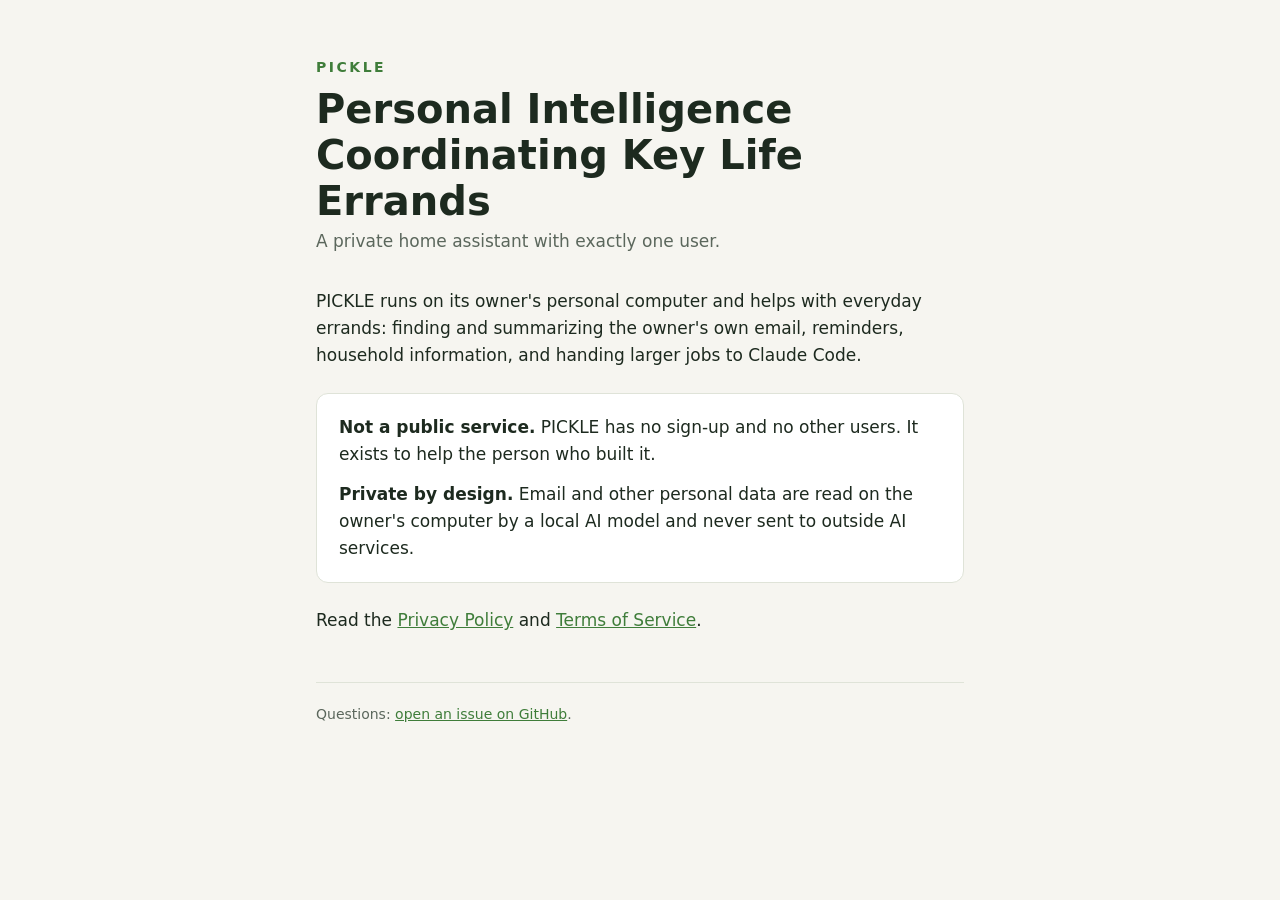
<file: index.html>
<!doctype html>
<html lang="en">
<head>
<meta charset="utf-8">
<meta name="viewport" content="width=device-width, initial-scale=1">
<title>PICKLE</title>
<meta name="description" content="PICKLE is a private home assistant that runs on its owner's own computer.">
<link rel="stylesheet" href="style.css">
</head>
<body>
<main>
  <div class="mark">PICKLE</div>
  <h1>Personal Intelligence Coordinating Key Life Errands</h1>
  <p class="sub">A private home assistant with exactly one user.</p>

  <p>PICKLE runs on its owner's personal computer and helps with everyday errands: finding and summarizing the owner's own email, reminders, household information, and handing larger jobs to Claude Code.</p>

  <div class="card">
    <p><strong>Not a public service.</strong> PICKLE has no sign-up and no other users. It exists to help the person who built it.</p>
    <p style="margin:0"><strong>Private by design.</strong> Email and other personal data are read on the owner's computer by a local AI model and never sent to outside AI services.</p>
  </div>

  <p>Read the <a href="privacy.html">Privacy Policy</a> and <a href="terms.html">Terms of Service</a>.</p>

  <footer>Questions: <a href="https://github.com/tanneriscrypto-a11y/pickle/issues">open an issue on GitHub</a>.</footer>
</main>
</body>
</html>
</file>
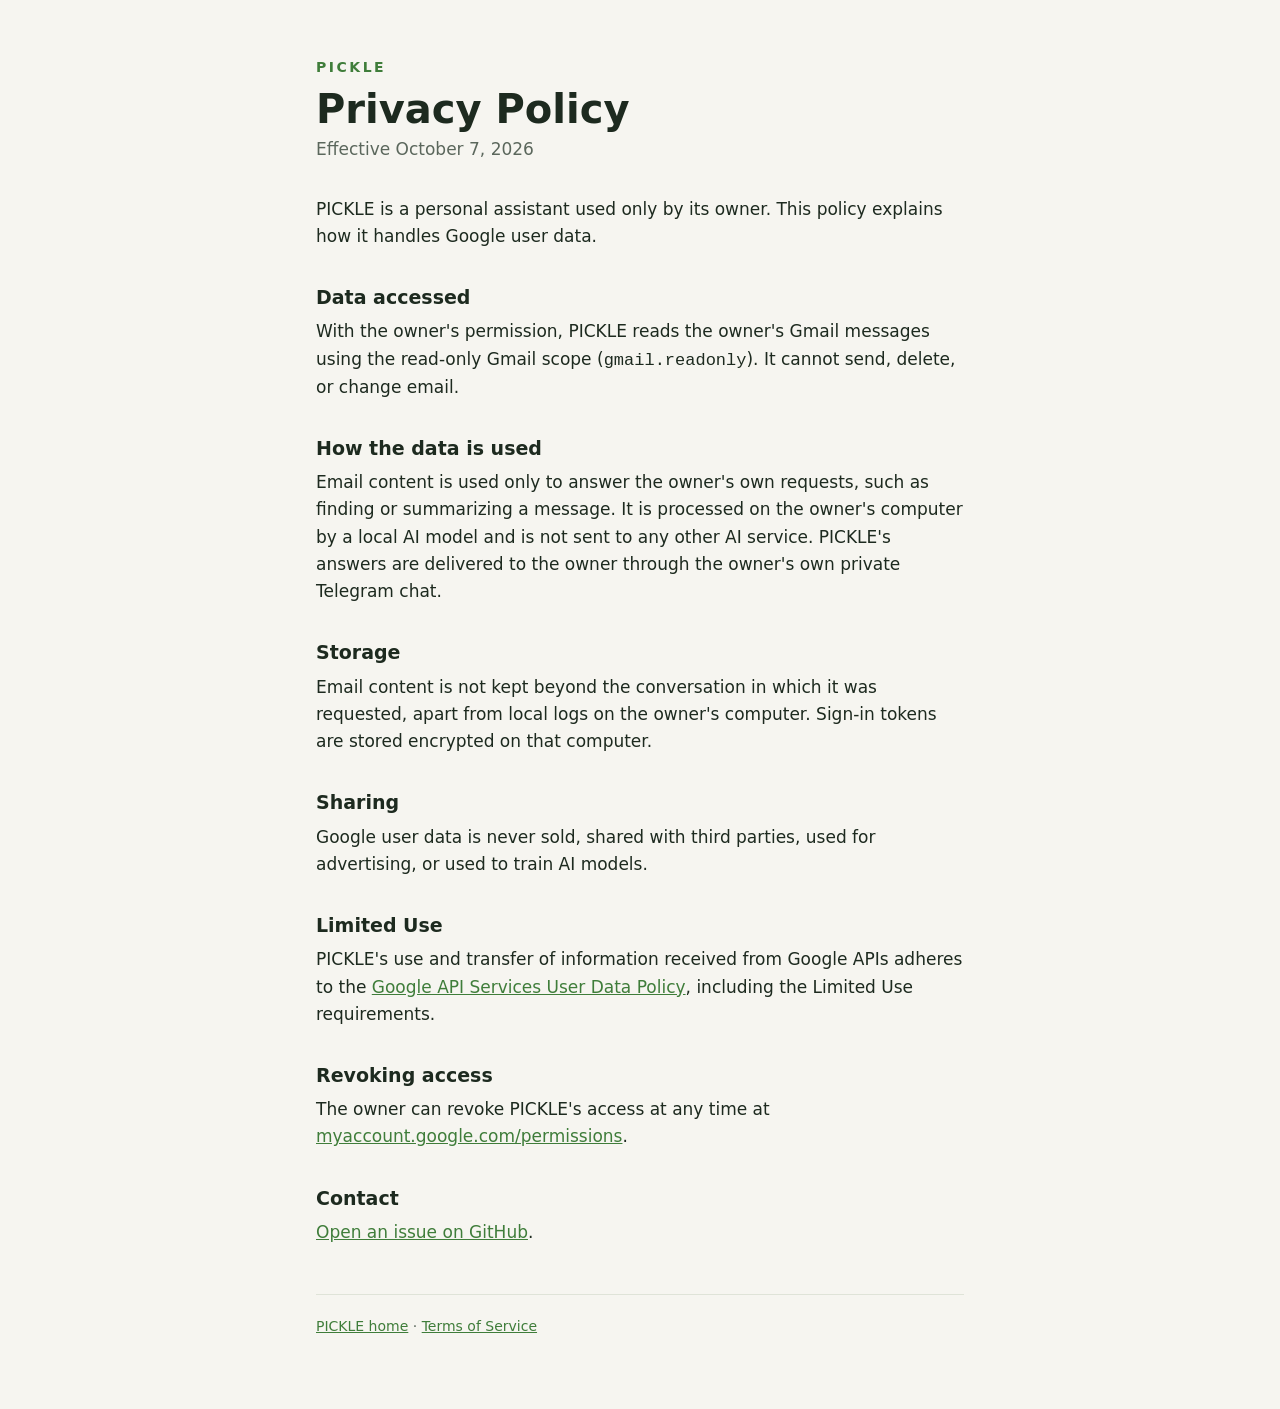
<file: privacy.html>
<!doctype html>
<html lang="en">
<head>
<meta charset="utf-8">
<meta name="viewport" content="width=device-width, initial-scale=1">
<title>PICKLE Privacy Policy</title>
<meta name="description" content="How PICKLE, a single-user personal assistant, handles Google user data.">
<link rel="stylesheet" href="style.css">
</head>
<body>
<main>
  <div class="mark"><a href="./" style="text-decoration:none">PICKLE</a></div>
  <h1>Privacy Policy</h1>
  <p class="sub">Effective October 7, 2026</p>

  <p>PICKLE is a personal assistant used only by its owner. This policy explains how it handles Google user data.</p>

  <h2>Data accessed</h2>
  <p>With the owner's permission, PICKLE reads the owner's Gmail messages using the read-only Gmail scope (<code>gmail.readonly</code>). It cannot send, delete, or change email.</p>

  <h2>How the data is used</h2>
  <p>Email content is used only to answer the owner's own requests, such as finding or summarizing a message. It is processed on the owner's computer by a local AI model and is not sent to any other AI service. PICKLE's answers are delivered to the owner through the owner's own private Telegram chat.</p>

  <h2>Storage</h2>
  <p>Email content is not kept beyond the conversation in which it was requested, apart from local logs on the owner's computer. Sign-in tokens are stored encrypted on that computer.</p>

  <h2>Sharing</h2>
  <p>Google user data is never sold, shared with third parties, used for advertising, or used to train AI models.</p>

  <h2>Limited Use</h2>
  <p>PICKLE's use and transfer of information received from Google APIs adheres to the <a href="https://developers.google.com/terms/api-services-user-data-policy">Google API Services User Data Policy</a>, including the Limited Use requirements.</p>

  <h2>Revoking access</h2>
  <p>The owner can revoke PICKLE's access at any time at <a href="https://myaccount.google.com/permissions">myaccount.google.com/permissions</a>.</p>

  <h2>Contact</h2>
  <p><a href="https://github.com/tanneriscrypto-a11y/pickle/issues">Open an issue on GitHub</a>.</p>

  <footer><a href="./">PICKLE home</a> · <a href="terms.html">Terms of Service</a></footer>
</main>
</body>
</html>
</file>
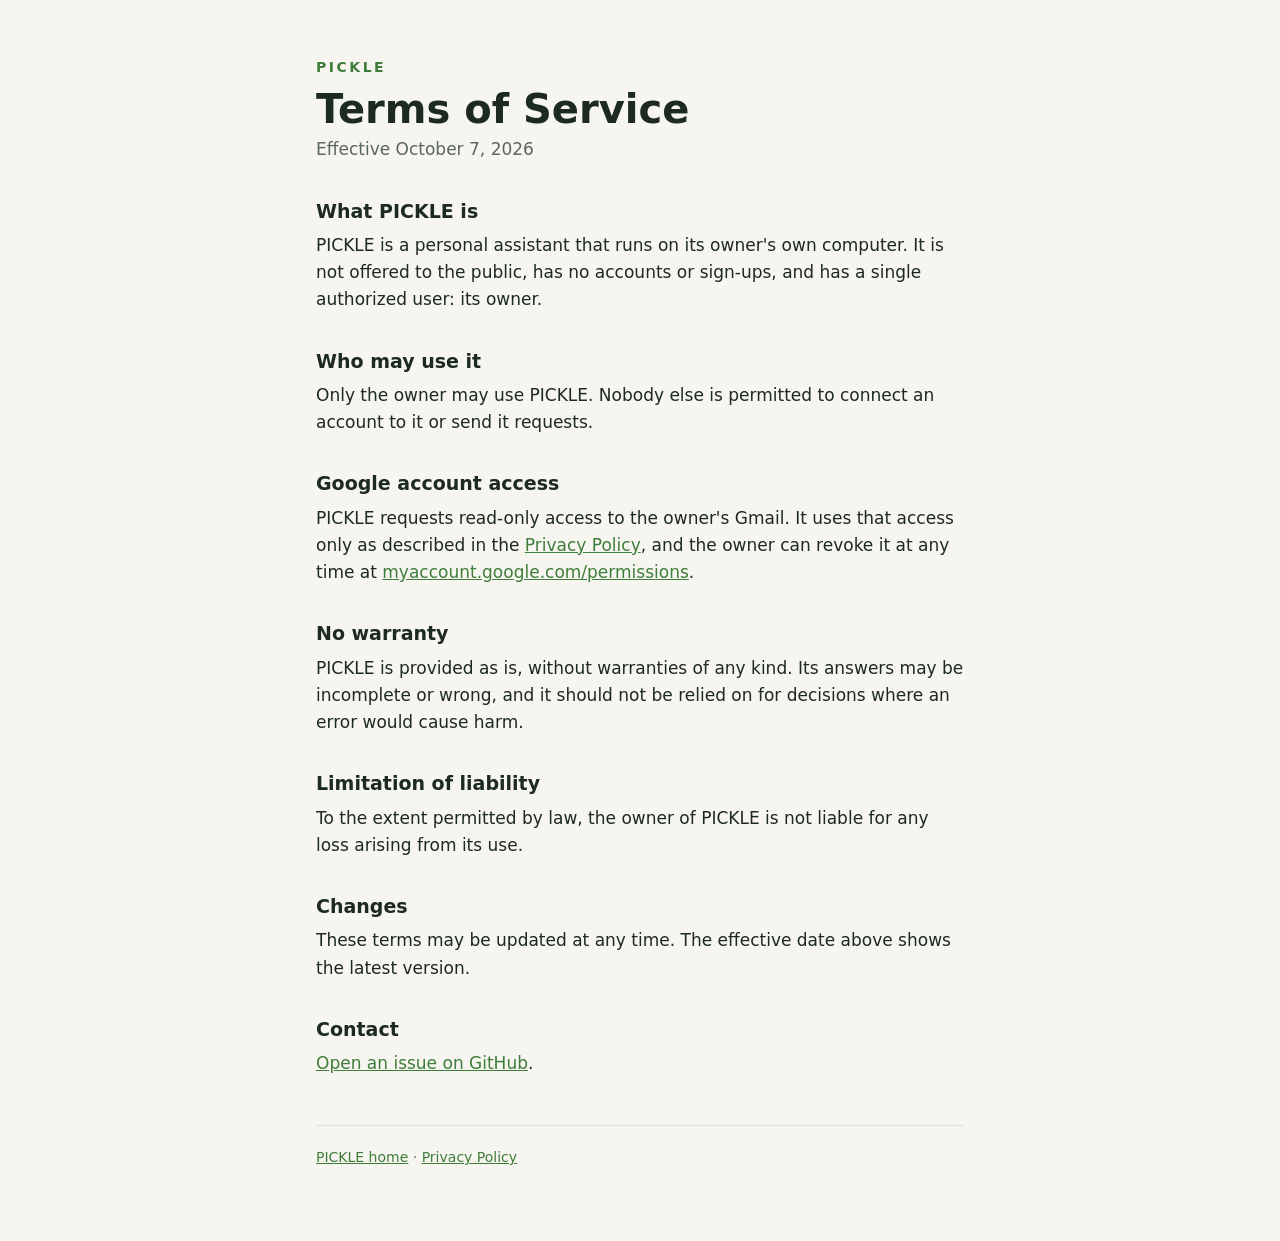
<file: terms.html>
<!doctype html>
<html lang="en">
<head>
<meta charset="utf-8">
<meta name="viewport" content="width=device-width, initial-scale=1">
<title>PICKLE Terms of Service</title>
<meta name="description" content="Terms of service for PICKLE, a single-user personal assistant.">
<link rel="stylesheet" href="style.css">
</head>
<body>
<main>
  <div class="mark"><a href="./" style="text-decoration:none">PICKLE</a></div>
  <h1>Terms of Service</h1>
  <p class="sub">Effective October 7, 2026</p>

  <h2>What PICKLE is</h2>
  <p>PICKLE is a personal assistant that runs on its owner's own computer. It is not offered to the public, has no accounts or sign-ups, and has a single authorized user: its owner.</p>

  <h2>Who may use it</h2>
  <p>Only the owner may use PICKLE. Nobody else is permitted to connect an account to it or send it requests.</p>

  <h2>Google account access</h2>
  <p>PICKLE requests read-only access to the owner's Gmail. It uses that access only as described in the <a href="privacy.html">Privacy Policy</a>, and the owner can revoke it at any time at <a href="https://myaccount.google.com/permissions">myaccount.google.com/permissions</a>.</p>

  <h2>No warranty</h2>
  <p>PICKLE is provided as is, without warranties of any kind. Its answers may be incomplete or wrong, and it should not be relied on for decisions where an error would cause harm.</p>

  <h2>Limitation of liability</h2>
  <p>To the extent permitted by law, the owner of PICKLE is not liable for any loss arising from its use.</p>

  <h2>Changes</h2>
  <p>These terms may be updated at any time. The effective date above shows the latest version.</p>

  <h2>Contact</h2>
  <p><a href="https://github.com/tanneriscrypto-a11y/pickle/issues">Open an issue on GitHub</a>.</p>

  <footer><a href="./">PICKLE home</a> · <a href="privacy.html">Privacy Policy</a></footer>
</main>
</body>
</html>
</file>
<file: style.css>
:root { --bg: #f6f5f0; --fg: #1d2a1f; --muted: #5b675c; --accent: #3f7d3a; --card: #ffffff; --line: #dfe3d8; }
@media (prefers-color-scheme: dark) {
  :root { --bg: #121612; --fg: #e6ebe3; --muted: #9aa696; --accent: #7cc36f; --card: #1a201a; --line: #2b342a; }
}
* { box-sizing: border-box; }
body { margin: 0; background: var(--bg); color: var(--fg); font: 17px/1.6 system-ui, -apple-system, "Segoe UI", sans-serif; }
main { max-width: 680px; margin: 0 auto; padding: 56px 16px 72px; }
.mark { font-weight: 800; letter-spacing: 0.18em; color: var(--accent); font-size: 14px; }
h1 { font-size: 40px; line-height: 1.15; margin: 8px 0 4px; }
.sub { color: var(--muted); margin: 0 0 32px; }
h2 { font-size: 19px; margin: 32px 0 6px; }
p, li { margin: 0 0 12px; }
.card { background: var(--card); border: 1px solid var(--line); border-radius: 12px; padding: 20px 22px; margin: 24px 0; }
a { color: var(--accent); }
footer { margin-top: 48px; padding-top: 20px; border-top: 1px solid var(--line); color: var(--muted); font-size: 14px; }
</file>
